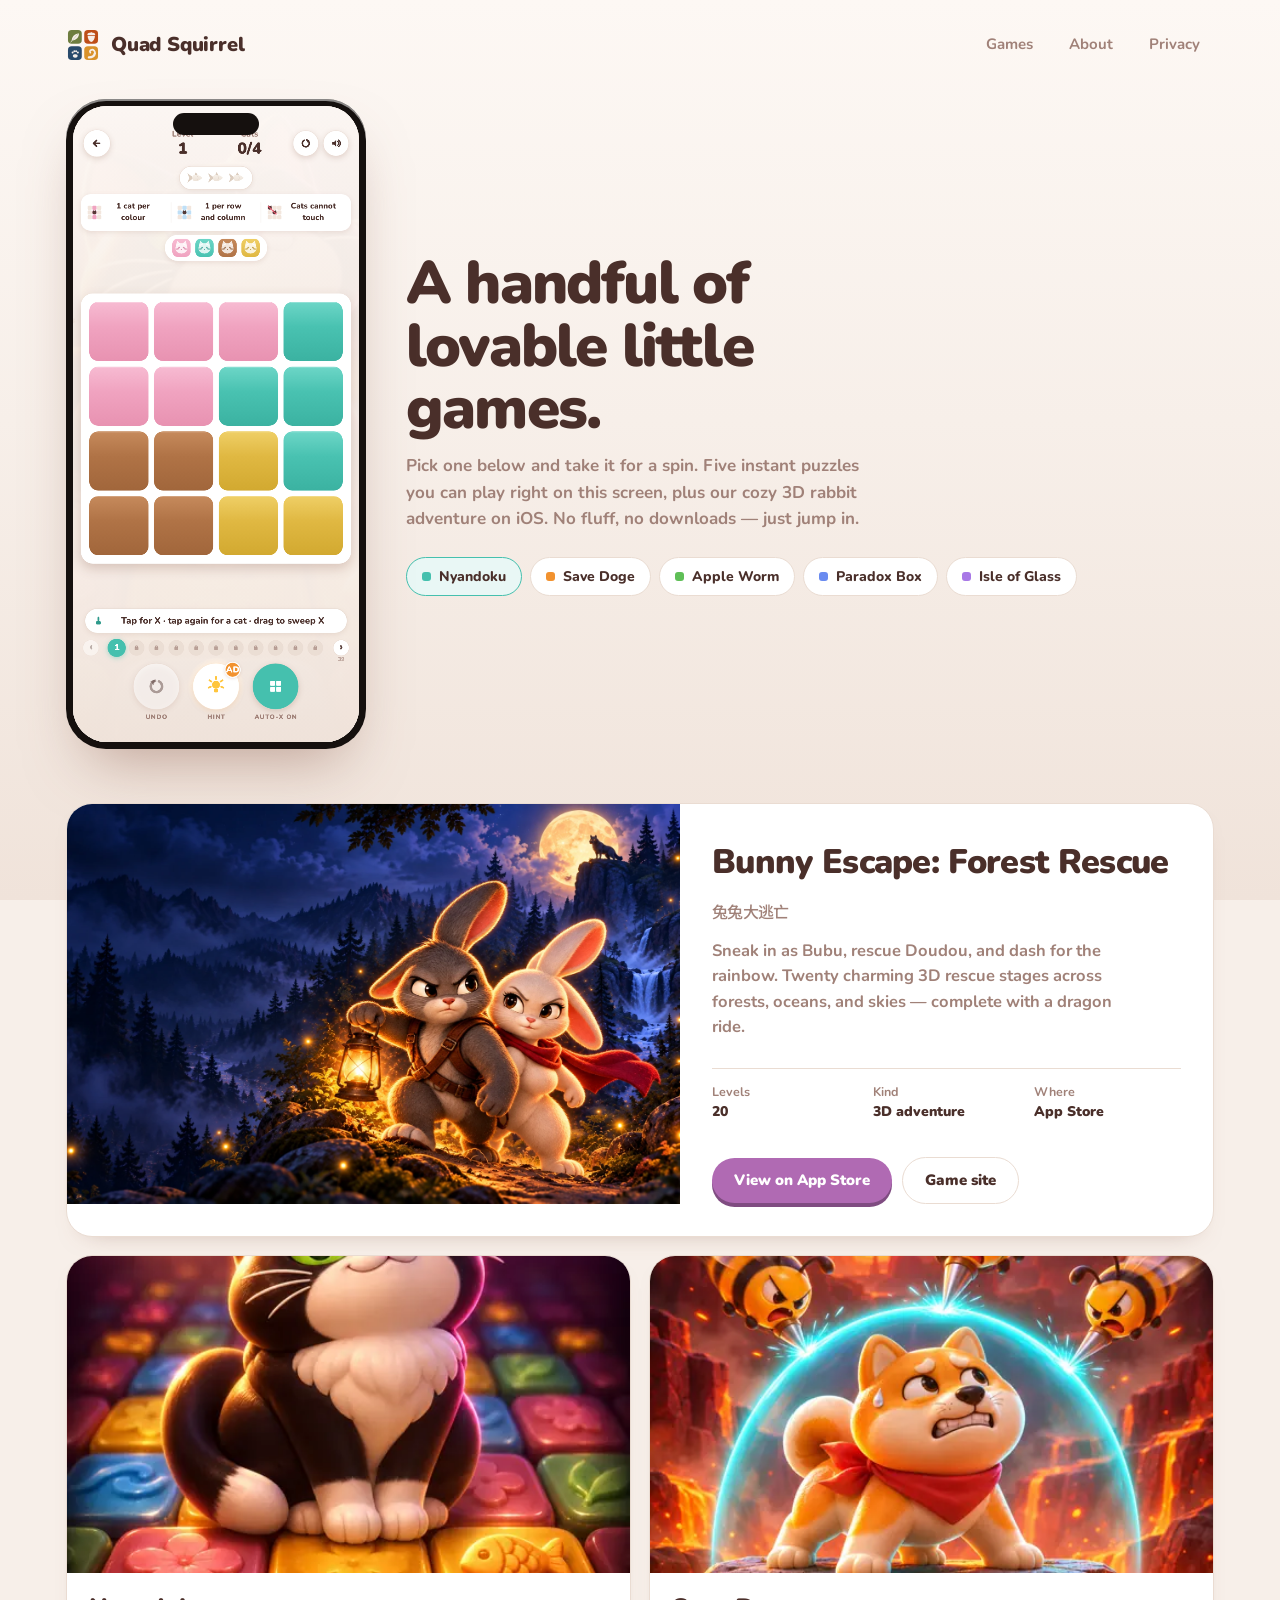
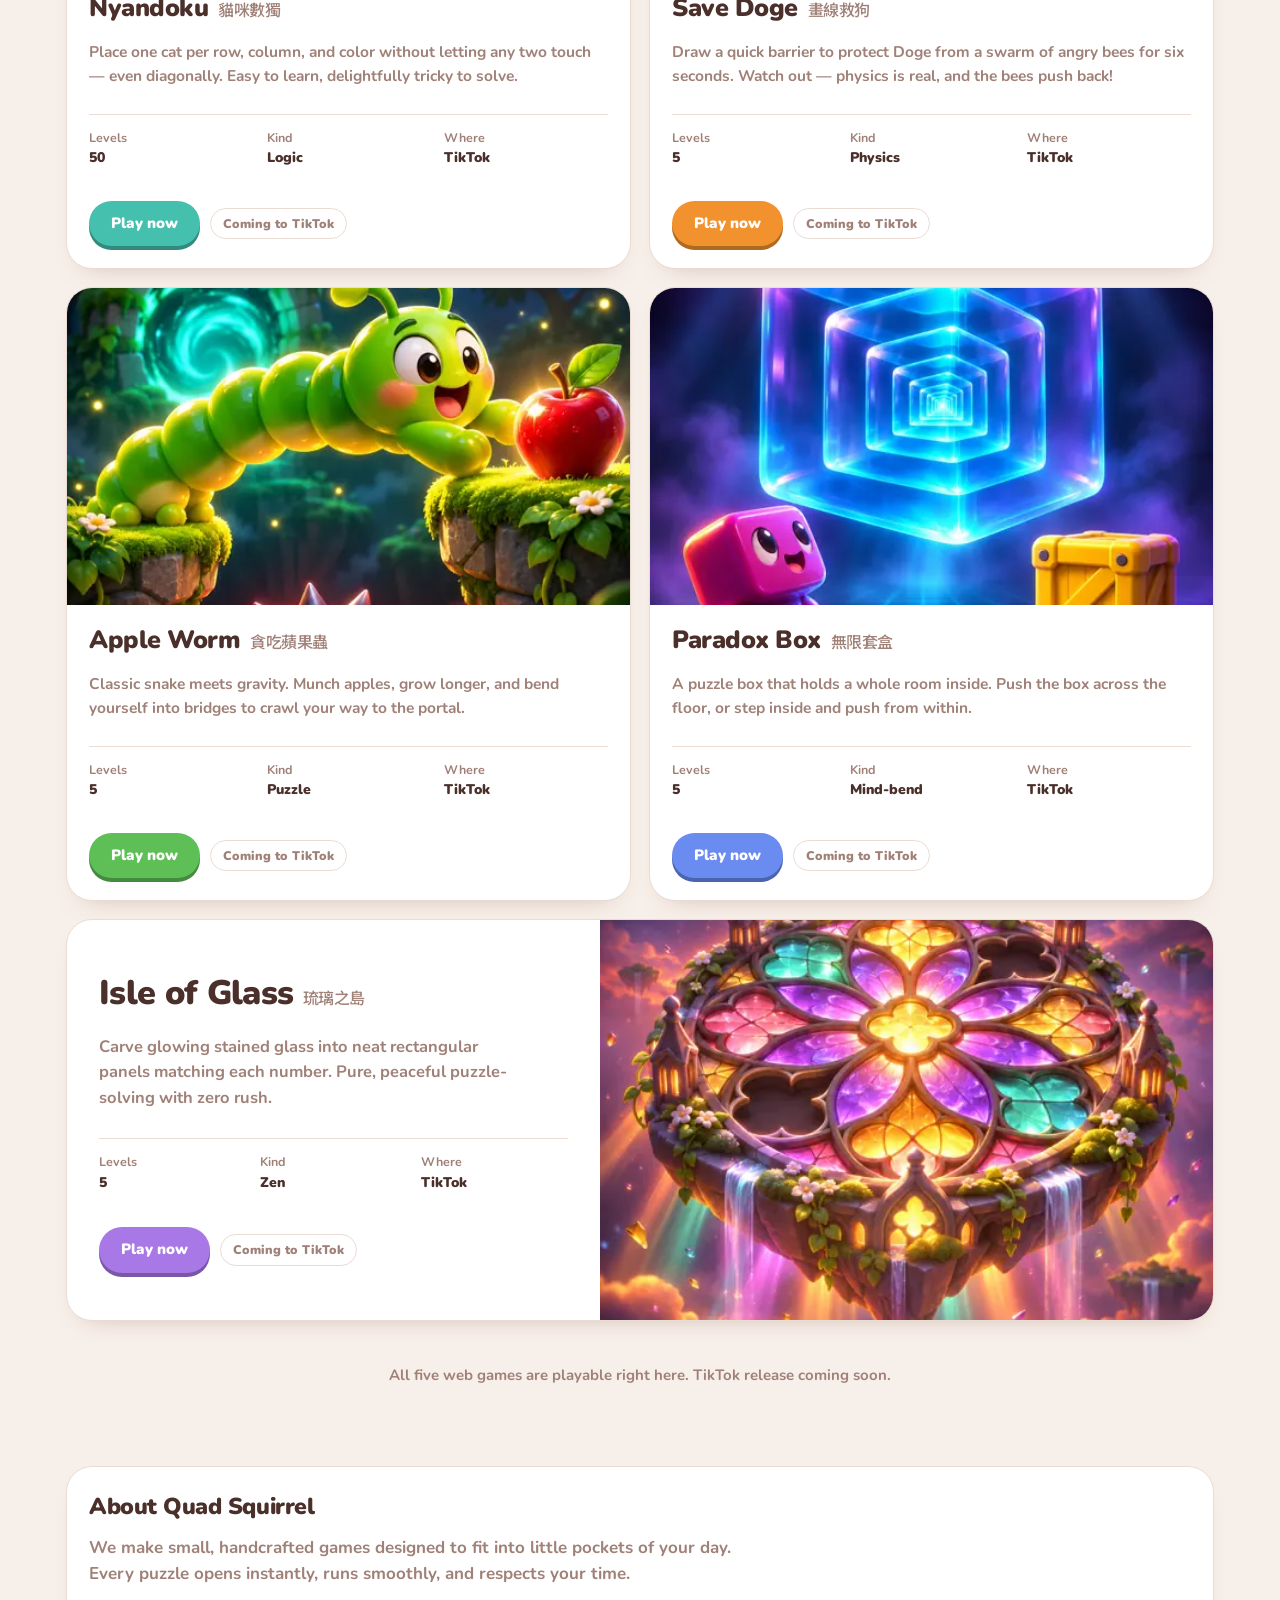
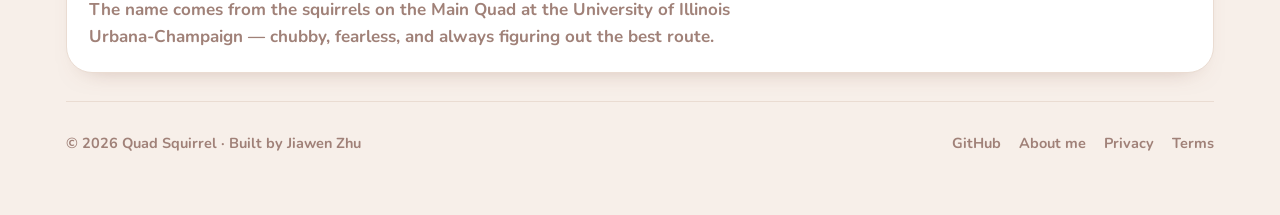
<file: index.html>
<!doctype html>
<html lang="en">
<head>
<meta charset="utf-8" />
<meta name="viewport" content="width=device-width, initial-scale=1" />
<title>Quad Squirrel — Lovable little games, ready to play</title>
<meta name="description" content="A handful of lovable, bite-sized games. Play instant puzzles right in your browser, or jump into Bunny Escape on the App Store." />
<meta name="theme-color" content="#f7efe9" />
<meta property="og:title" content="Quad Squirrel — Lovable little games, ready to play" />
<meta property="og:description" content="A handful of lovable, bite-sized games. Try instant puzzles in your browser, plus Bunny Escape on iOS." />
<meta property="og:type" content="website" />
<meta property="og:image" content="assets/logo-512.png" />
<link rel="icon" href="assets/logo.svg" type="image/svg+xml" />
<link rel="icon" href="assets/logo-32.png" sizes="32x32" type="image/png" />
<link rel="apple-touch-icon" href="assets/logo-180.png" />
<link rel="preconnect" href="https://fonts.googleapis.com" />
<link rel="preconnect" href="https://fonts.gstatic.com" crossorigin />
<link href="https://fonts.googleapis.com/css2?family=Nunito:wght@700;900&family=Noto+Sans+SC:wght@500&display=swap" rel="stylesheet" />
<link rel="stylesheet" href="styles.css" />
</head>
<body>
<a class="skip" href="#games">Skip to the games</a>

<!-- The four glyphs, defined once. The masthead uses assets/logo.svg (one file, so
     it can also be the favicon); the curtain below reuses these one tile at a time. -->
<svg width="0" height="0" style="position:absolute" aria-hidden="true"><defs>
  <g id="gLeaf" fill="currentColor">
    <path d="M21.4 2.6C21.4 12.6 15.2 19.4 5.4 20.3Z"/>
    <path d="M20.2 3.8C10.4 4.7 4.2 11.5 4.2 21.5Z"/>
    <path d="M5.2 20.5 2.2 23.4" fill="none" stroke="currentColor" stroke-width="1.9" stroke-linecap="round"/>
  </g>
  <g id="gAcorn" fill="currentColor">
    <rect x="10.7" y="0.6" width="2.6" height="3.8" rx="1.3"/>
    <path d="M2.6 7.2C2.6 3.6 6.8 1.6 12 1.6s9.4 2 9.4 5.6Z"/>
    <path d="M3.4 8.9h17.2c0 6.5-3.6 13.2-8.6 14.9C7 22.1 3.4 15.4 3.4 8.9Z"/>
  </g>
  <g id="gPaw" fill="currentColor">
    <circle cx="6.3" cy="10.4" r="2.35"/><circle cx="10.4" cy="7.2" r="2.35"/>
    <circle cx="14.6" cy="7.2" r="2.35"/><circle cx="18.7" cy="10.4" r="2.35"/>
    <path d="M12.5 22.6c-4.8 0-6.8-3.6-5.2-6.4 1.6-2.9 8.8-2.9 10.4 0 1.6 2.8-.4 6.4-5.2 6.4Z"/>
  </g>
  <g id="gTail" fill="none" stroke="currentColor" stroke-linecap="round">
    <path d="M6.4 21.8C14 21.8 19.4 17.6 20.4 12" stroke-width="5.4"/>
    <path d="M20.4 12C21.4 6.6 17.2 2.8 12.6 3.8 9.2 4.5 7.6 8 9.8 10.4" stroke-width="4"/>
  </g>
</defs></svg>

<!-- The curtain. The four tiles arrive spinning, settle into the mark, then swing
     apart and let the page through. It covers the moment the hero's game is loading,
     so the wait does the work instead of a spinner. -->
<div id="curtain" aria-hidden="true">
  <div class="curtain-mark">
    <span class="qt qt1"><svg viewBox="0 0 24 24"><use href="#gLeaf"/></svg></span>
    <span class="qt qt2"><svg viewBox="0 0 24 24"><use href="#gAcorn"/></svg></span>
    <span class="qt qt3"><svg viewBox="0 0 24 24"><use href="#gPaw"/></svg></span>
    <span class="qt qt4"><svg viewBox="0 0 24 24"><use href="#gTail"/></svg></span>
  </div>
</div>

<div class="wrap">
  <header class="top">
    <a class="mark" href="./">
      <img class="mark-ico" src="assets/logo.svg" width="34" height="34" alt="" />
      Quad Squirrel
    </a>
    <nav>
      <a href="#games">Games</a>
      <a href="#about">About</a>
      <a href="privacy/">Privacy</a>
    </nav>
  </header>

  <section class="hero">
    <div class="phone">
      <iframe id="stagePhone" src="play/?game=nyandoku&amp;chrome=0" title="Interactive game preview" loading="lazy"></iframe>
    </div>
    <div>
      <h1>A handful of lovable little games.</h1>
      <p>
        Pick one below and take it for a spin. Five instant puzzles you can play right on this screen, plus our cozy 3D rabbit adventure on iOS. No fluff, no downloads — just jump in.
      </p>
      <div class="swap" id="swap" role="group" aria-label="Choose a game to play here"></div>
    </div>
  </section>
</div>

<main id="games" class="wrap">
  <div class="wall" id="wall"></div>
</main>

<div class="wrap">
  <section class="tile" id="about" style="margin-bottom:28px">
    <h2 style="margin:0 0 10px;font-size:23px;font-weight:900;letter-spacing:-0.02em">About Quad Squirrel</h2>
    <p style="margin:0 0 10px;color:var(--ink-soft);max-width:68ch">
      We make small, handcrafted games designed to fit into little pockets of your day.
      Every puzzle opens instantly, runs smoothly, and respects your time.
    </p>
    <p style="margin:0;color:var(--ink-soft);max-width:68ch">
      The name comes from the squirrels on the Main Quad at the University of Illinois Urbana-Champaign — chubby, fearless, and always figuring out the best route.
    </p>
  </section>

  <footer>
    <span>&copy; 2026 Quad Squirrel &middot; Built by Jiawen Zhu</span>
    <nav>
      <a href="https://github.com/JiawenZhu" rel="noopener">GitHub</a>
      <a href="https://jiawenzhu.github.io/personal-website/" rel="noopener">About me</a>
      <a href="privacy/">Privacy</a>
      <a href="terms/">Terms</a>
    </nav>
  </footer>
</div>

<script>
  /* The curtain plays once a session, so coming back from a game is instant.
     Add ?intro to the URL to watch it again. Anyone who has asked their system
     for less motion never sees it at all. */
  (function () {
    var el = document.getElementById('curtain');
    if (!el) return;
    var forced = /[?&]intro\b/.test(location.search);
    var still = window.matchMedia && window.matchMedia('(prefers-reduced-motion: reduce)').matches;
    var seen = false;
    try { seen = sessionStorage.getItem('qs.curtain') === '1'; } catch (e) {}

    if (still || (seen && !forced)) { el.remove(); return; }
    try { sessionStorage.setItem('qs.curtain', '1'); } catch (e) {}

    document.documentElement.classList.add('curtain-up');
    setTimeout(function () {
      el.remove();
      document.documentElement.classList.remove('curtain-up');
    }, 2300);
  })();
</script>
<script src="site.js"></script>
</body>
</html>
</file>
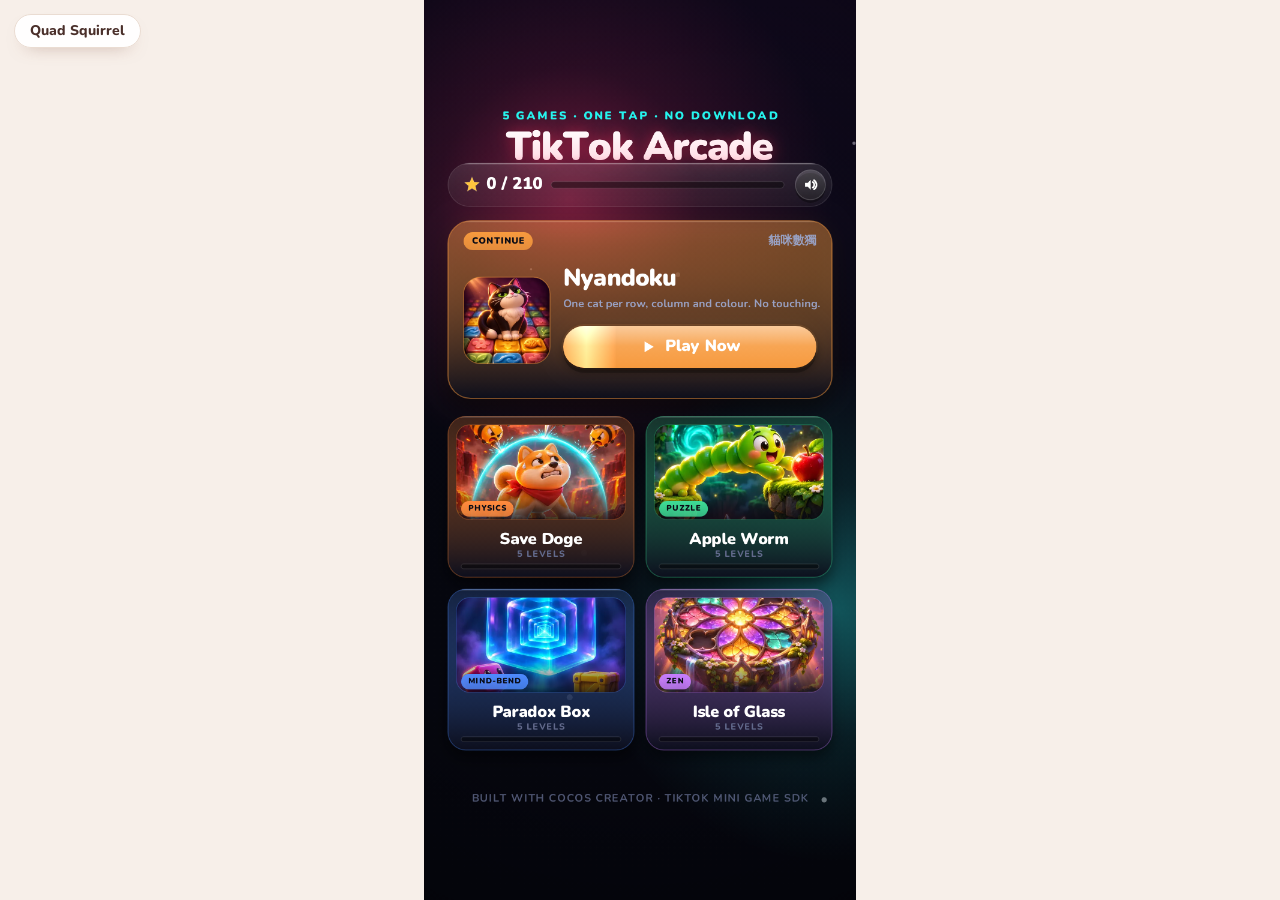
<file: play/index.html>
<!doctype html>
<html lang="en">
<head>
<meta charset="utf-8" />
<meta name="viewport" content="width=device-width, initial-scale=1, maximum-scale=1, user-scalable=no, viewport-fit=cover" />
<title>Play — Quad Squirrel</title>
<meta name="theme-color" content="#f7efe9" />
<meta name="description" content="Play the games in your browser." />
<link rel="preconnect" href="https://fonts.googleapis.com" />
<link rel="preconnect" href="https://fonts.gstatic.com" crossorigin />
<link href="https://fonts.googleapis.com/css2?family=Nunito:wght@600;800;1000&display=swap" rel="stylesheet" />
<style>
  * { box-sizing: border-box; margin: 0; padding: 0; -webkit-tap-highlight-color: transparent; }
  html, body {
    height: 100%; width: 100%; overflow: hidden;
    background: #f7efe9; color: #4a2f2a;
    font-family: Nunito, -apple-system, BlinkMacSystemFont, "Segoe UI", sans-serif;
    -webkit-user-select: none; user-select: none; overscroll-behavior: none;
  }
  :root { --sat: env(safe-area-inset-top, 0px); --sab: env(safe-area-inset-bottom, 0px); }
  /* These are portrait phone games. On a desktop window, hold them to a phone-shaped
     column in the middle rather than stretching one across a monitor. */
  #stage { position: fixed; inset: 0; margin: 0 auto; max-width: min(460px, 48vh); }
  #GameCanvas { display: block; touch-action: none; width: 100%; height: 100%; }

  /* A way back to the catalogue, for the full-page view only. The hero iframe passes
     chrome=0 and gets nothing but the game. */
  #home {
    position: fixed; left: 14px; top: calc(14px + var(--sat)); z-index: 10;
    display: none; align-items: center; gap: 8px;
    font: 800 14px/1 Nunito, sans-serif; text-decoration: none; color: #4a2f2a;
    background: rgba(255, 255, 255, 0.92); border: 1.5px solid #eadcd2;
    padding: 9px 15px; border-radius: 999px;
    box-shadow: 0 8px 18px -12px rgba(138, 90, 73, 0.6);
  }
  body.chrome #home { display: flex; }

  #boot { position: fixed; inset: 0; display: grid; place-items: center; background: #f7efe9; transition: opacity .35s ease; z-index: 9; }
  #boot.gone { opacity: 0; pointer-events: none; }
  #boot i { width: 30px; height: 30px; border-radius: 50%; border: 4px solid #eadcd2; border-top-color: #45c0ae; animation: spin .9s linear infinite; display: block; }
  @keyframes spin { to { transform: rotate(360deg); } }
  @media (prefers-reduced-motion: reduce) { #boot i { animation: none; } }
</style>
</head>
<body>
  <div id="stage"><canvas id="GameCanvas"></canvas></div>
  <a id="home" href="../">Quad Squirrel</a>
  <div id="boot"><i></i></div>

  <script src="bundle.js"></script>
  <script>
    (function () {
      var q = new URLSearchParams(location.search);
      var game = q.get('game') || 'hub';
      var bare = q.get('chrome') === '0';
      if (!bare) document.body.classList.add('chrome');

      // In the shop-window iframe on the home page, show the board rather than the
      // how-to-play card — the page has already explained the game. Someone who opens
      // the game properly still gets the rules.
      if (bare) {
        try {
          var KEY = 'ttarcade.v1';
          var save = JSON.parse(localStorage.getItem(KEY) || 'null') || {};
          save.games = save.games || {};
          save.seenIntro = save.seenIntro || {};
          ['nyandoku', 'savedoge', 'appleworm', 'parabox', 'isleofglass'].forEach(function (id) {
            save.seenIntro[id] = true;
          });
          if (save.muted === undefined) save.muted = false;
          if (save.plays === undefined) save.plays = 0;
          localStorage.setItem(KEY, JSON.stringify(save));
        } catch (e) { /* private window: the card just shows, which is fine */ }
      }

      // The bundle publishes its API once the scene is up; it is a frame or two.
      var tries = 0;
      (function ready() {
        var api = window.tiktokArcade;
        if (api) {
          api.skipBoot();
          if (game !== 'hub') api.launchGame(game);
          var b = document.getElementById('boot');
          if (b) { b.classList.add('gone'); setTimeout(function () { b.remove(); }, 400); }
          return;
        }
        if (tries++ < 300) requestAnimationFrame(ready);
      })();

      // Canvas games and pull-to-refresh do not mix.
      document.addEventListener('touchmove', function (e) { e.preventDefault(); }, { passive: false });
    })();
  </script>
</body>
</html>
</file>
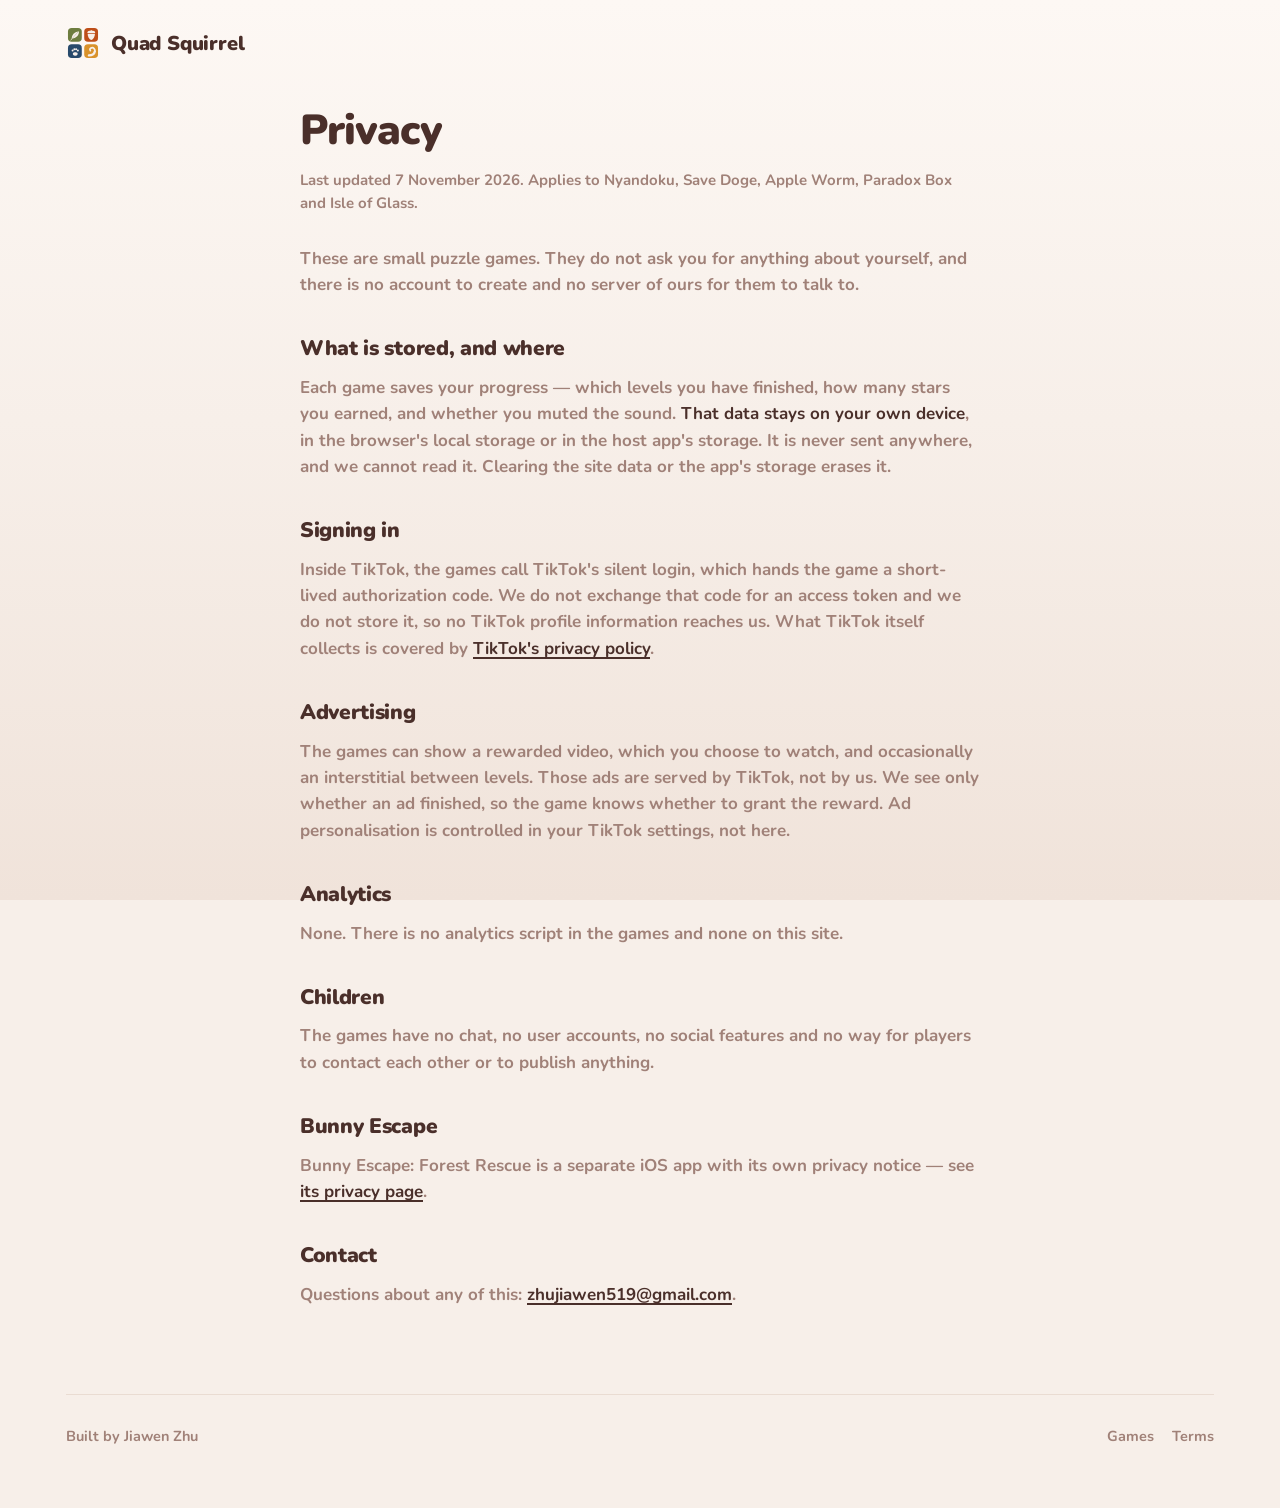
<file: privacy/index.html>
<!doctype html>
<html lang="en">
<head>
<meta charset="utf-8" />
<meta name="viewport" content="width=device-width, initial-scale=1" />
<meta name="theme-color" content="#f7efe9" />
<link rel="icon" href="../assets/logo.svg" type="image/svg+xml" />
<link rel="icon" href="../assets/logo-32.png" sizes="32x32" type="image/png" />
<link rel="apple-touch-icon" href="../assets/logo-180.png" />
<link rel="preconnect" href="https://fonts.googleapis.com" />
<link rel="preconnect" href="https://fonts.gstatic.com" crossorigin />
<link href="https://fonts.googleapis.com/css2?family=Nunito:wght@700;900&display=swap" rel="stylesheet" />
<link rel="stylesheet" href="../styles.css" />
<title>Privacy — Quad Squirrel</title>
<meta name="description" content="What the Quad Squirrel games store, and what they do not collect." />
</head>
<body>
<div class="wrap">
  <header class="top">
    <a class="mark" href="../">
      <img class="mark-ico" src="../assets/logo.svg" width="34" height="34" alt="" />
      Quad Squirrel
    </a>
  </header>

  <main class="prose">
    <h1>Privacy</h1>
    <p class="when">Last updated 7 November 2026. Applies to Nyandoku, Save Doge, Apple Worm, Paradox Box and Isle of Glass.</p>

    <p>
      These are small puzzle games. They do not ask you for anything about yourself, and
      there is no account to create and no server of ours for them to talk to.
    </p>

    <h2>What is stored, and where</h2>
    <p>
      Each game saves your progress — which levels you have finished, how many stars you
      earned, and whether you muted the sound. <strong>That data stays on your own
      device</strong>, in the browser's local storage or in the host app's storage. It is
      never sent anywhere, and we cannot read it. Clearing the site data or the app's
      storage erases it.
    </p>

    <h2>Signing in</h2>
    <p>
      Inside TikTok, the games call TikTok's silent login, which hands the game a
      short-lived authorization code. We do not exchange that code for an access token
      and we do not store it, so no TikTok profile information reaches us. What TikTok
      itself collects is covered by
      <a href="https://www.tiktok.com/legal/privacy-policy" rel="noopener">TikTok's privacy policy</a>.
    </p>

    <h2>Advertising</h2>
    <p>
      The games can show a rewarded video, which you choose to watch, and occasionally an
      interstitial between levels. Those ads are served by TikTok, not by us. We see only
      whether an ad finished, so the game knows whether to grant the reward. Ad
      personalisation is controlled in your TikTok settings, not here.
    </p>

    <h2>Analytics</h2>
    <p>
      None. There is no analytics script in the games and none on this site.
    </p>

    <h2>Children</h2>
    <p>
      The games have no chat, no user accounts, no social features and no way for players
      to contact each other or to publish anything.
    </p>

    <h2>Bunny Escape</h2>
    <p>
      Bunny Escape: Forest Rescue is a separate iOS app with its own privacy notice —
      see <a href="https://bunny-escape-2026.web.app/privacy/" rel="noopener">its privacy page</a>.
    </p>

    <h2>Contact</h2>
    <p>
      Questions about any of this: <a href="mailto:zhujiawen519@gmail.com">zhujiawen519@gmail.com</a>.
    </p>
  </main>

  <footer>
    <span>Built by Jiawen Zhu</span>
    <nav><a href="../">Games</a><a href="../terms/">Terms</a></nav>
  </footer>
</div>
</body>
</html>
</file>
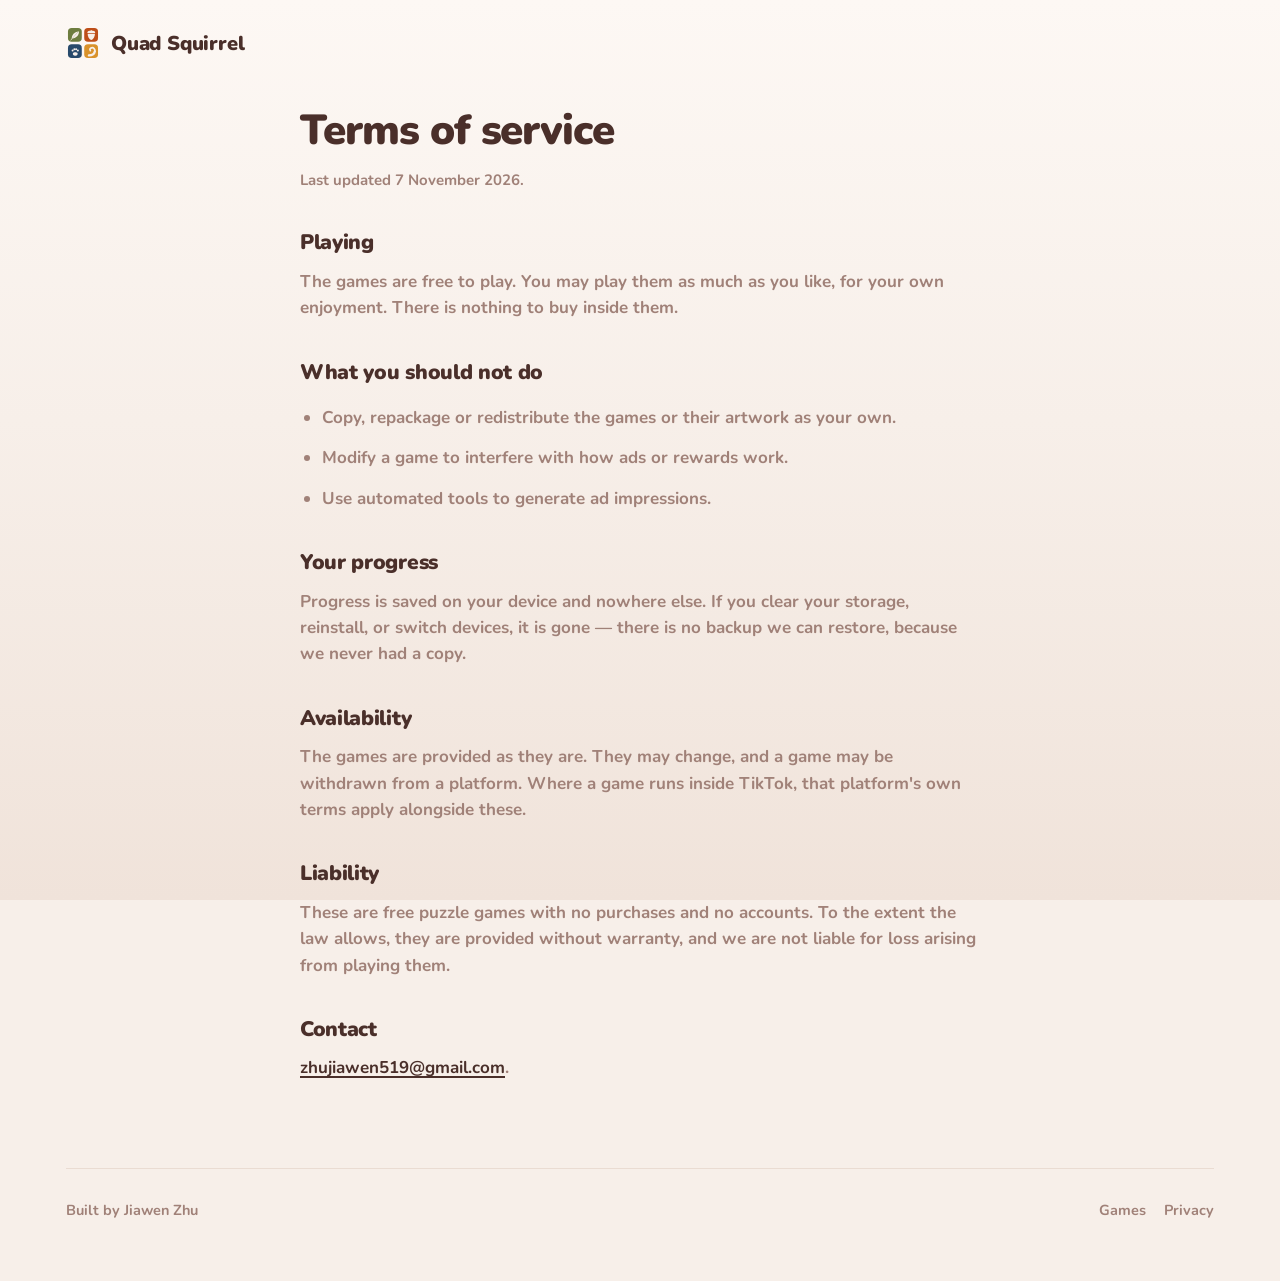
<file: terms/index.html>
<!doctype html>
<html lang="en">
<head>
<meta charset="utf-8" />
<meta name="viewport" content="width=device-width, initial-scale=1" />
<meta name="theme-color" content="#f7efe9" />
<link rel="icon" href="../assets/logo.svg" type="image/svg+xml" />
<link rel="icon" href="../assets/logo-32.png" sizes="32x32" type="image/png" />
<link rel="apple-touch-icon" href="../assets/logo-180.png" />
<link rel="preconnect" href="https://fonts.googleapis.com" />
<link rel="preconnect" href="https://fonts.gstatic.com" crossorigin />
<link href="https://fonts.googleapis.com/css2?family=Nunito:wght@700;900&display=swap" rel="stylesheet" />
<link rel="stylesheet" href="../styles.css" />
<title>Terms — Quad Squirrel</title>
<meta name="description" content="The terms for playing the Quad Squirrel games." />
</head>
<body>
<div class="wrap">
  <header class="top">
    <a class="mark" href="../">
      <img class="mark-ico" src="../assets/logo.svg" width="34" height="34" alt="" />
      Quad Squirrel
    </a>
  </header>

  <main class="prose">
    <h1>Terms of service</h1>
    <p class="when">Last updated 7 November 2026.</p>

    <h2>Playing</h2>
    <p>
      The games are free to play. You may play them as much as you like, for your own
      enjoyment. There is nothing to buy inside them.
    </p>

    <h2>What you should not do</h2>
    <ul>
      <li>Copy, repackage or redistribute the games or their artwork as your own.</li>
      <li>Modify a game to interfere with how ads or rewards work.</li>
      <li>Use automated tools to generate ad impressions.</li>
    </ul>

    <h2>Your progress</h2>
    <p>
      Progress is saved on your device and nowhere else. If you clear your storage,
      reinstall, or switch devices, it is gone — there is no backup we can restore,
      because we never had a copy.
    </p>

    <h2>Availability</h2>
    <p>
      The games are provided as they are. They may change, and a game may be withdrawn
      from a platform. Where a game runs inside TikTok, that platform's own terms apply
      alongside these.
    </p>

    <h2>Liability</h2>
    <p>
      These are free puzzle games with no purchases and no accounts. To the extent the
      law allows, they are provided without warranty, and we are not liable for loss
      arising from playing them.
    </p>

    <h2>Contact</h2>
    <p>
      <a href="mailto:zhujiawen519@gmail.com">zhujiawen519@gmail.com</a>.
    </p>
  </main>

  <footer>
    <span>Built by Jiawen Zhu</span>
    <nav><a href="../">Games</a><a href="../privacy/">Privacy</a></nav>
  </footer>
</div>
</body>
</html>
</file>
<file: styles.css>
/* =====================================================================================
   Quad Squirrel — the studio catalogue.
   =====================================================================================
   The page is built from the same parts the games are: warm paper, white tiles with a
   hairline edge, one soft shadow, and a rounded-square tile as the unit of everything.
   Every colour on this page that is not paper or ink belongs to a specific game — the
   chrome emits no light of its own, so the artwork and the live canvases are the only
   bright things on screen. Tokens are lifted straight from assets/scripts/core/
   LightShell.ts so the site and the games read as one product.
   ===================================================================================== */

:root {
  --paper: #f7efe9;
  --paper-top: #fdf8f4;
  --paper-deep: #f0e3da;
  --card: #ffffff;
  --edge: #eadcd2;
  --ink: #4a2f2a;
  --ink-soft: #a08178;
  --shadow: 138, 90, 73;

  /* One per game, taken from that game's own skin. */
  --nyandoku: #45c0ae;
  --savedoge: #f2922f;
  --appleworm: #5fbf57;
  --parabox: #6a8bf0;
  --isleofglass: #a878e6;
  --bunnyescape: #b06ab3;

  --r-tile: 26px;
  --r-pill: 999px;
  --gap: 18px;
  --page: 1180px;
}

*,
*::before,
*::after {
  box-sizing: border-box;
}

html {
  scroll-behavior: smooth;
}

@media (prefers-reduced-motion: reduce) {
  html {
    scroll-behavior: auto;
  }
  *,
  *::before,
  *::after {
    animation-duration: 0.001ms !important;
    transition-duration: 0.001ms !important;
  }
}

body {
  margin: 0;
  background: var(--paper);
  background-image: linear-gradient(180deg, var(--paper-top), var(--paper) 420px, var(--paper-deep));
  background-attachment: fixed;
  color: var(--ink);
  font-family: Nunito, -apple-system, BlinkMacSystemFont, "Segoe UI", sans-serif;
  font-weight: 700;
  font-size: 17px;
  line-height: 1.55;
  -webkit-font-smoothing: antialiased;
}

.wrap {
  max-width: var(--page);
  margin: 0 auto;
  padding: 0 16px;
}

a {
  color: inherit;
}

:focus-visible {
  outline: 3px solid var(--ink);
  outline-offset: 3px;
  border-radius: 6px;
}

.skip {
  position: absolute;
  left: -9999px;
}
.skip:focus {
  left: 16px;
  top: 16px;
  z-index: 50;
  background: var(--card);
  padding: 10px 16px;
  border-radius: var(--r-pill);
}

/* --- masthead ----------------------------------------------------------------------- */

.top {
  display: flex;
  align-items: center;
  justify-content: space-between;
  gap: 16px;
  padding: 26px 0 10px;
}

.mark {
  display: flex;
  align-items: center;
  gap: 11px;
  font-weight: 900;
  font-size: 20px;
  letter-spacing: -0.01em;
  text-decoration: none;
}

/* The mark: four quadrants of the Main Quad, and a 2x2 board with one piece to a
   region. One file (assets/logo.svg) serves the masthead and the favicon. */
.mark-ico {
  flex: none;
  display: block;
  width: 34px;
  height: 34px;
}

.top nav {
  display: flex;
  gap: 8px;
  font-size: 15px;
}
.top nav a {
  text-decoration: none;
  padding: 7px 14px;
  border-radius: var(--r-pill);
  color: var(--ink-soft);
}
.top nav a:hover {
  background: var(--card);
  color: var(--ink);
}

/* --- hero ---------------------------------------------------------------------------- */

.hero {
  display: grid;
  grid-template-columns: minmax(0, 300px) minmax(0, 1fr);
  gap: 40px;
  align-items: center;
  padding: 26px 0 54px;
}

.hero h1 {
  margin: 0 0 14px;
  font-size: clamp(36px, 5.4vw, 60px);
  font-weight: 900;
  line-height: 1.04;
  letter-spacing: -0.03em;
  max-width: 15ch;
}

.hero p {
  margin: 0 0 24px;
  font-weight: 700;
  color: var(--ink-soft);
  max-width: 46ch;
}

/* The phone is a real one: a live game runs inside it. */
.phone {
  position: relative;
  aspect-ratio: 9 / 19.5;
  border-radius: 40px;
  background: #15100e;
  padding: 7px;
  box-shadow: 0 30px 60px -22px rgba(var(--shadow), 0.5), 0 2px 0 rgba(255, 255, 255, 0.5) inset;
}
.phone iframe {
  width: 100%;
  height: 100%;
  border: 0;
  border-radius: 34px;
  display: block;
  background: var(--paper);
}
.phone::after {
  content: "";
  position: absolute;
  top: 14px;
  left: 50%;
  transform: translateX(-50%);
  width: 86px;
  height: 22px;
  border-radius: var(--r-pill);
  background: #15100e;
}

.swap {
  display: flex;
  flex-wrap: wrap;
  gap: 8px;
  margin-top: 4px;
}
.swap button {
  font: inherit;
  font-size: 14px;
  font-weight: 800;
  cursor: pointer;
  border: 1.5px solid var(--edge);
  background: var(--card);
  color: var(--ink);
  padding: 8px 15px;
  border-radius: var(--r-pill);
  display: flex;
  align-items: center;
  gap: 8px;
  transition: border-color 0.16s, transform 0.16s;
}
.swap button:hover {
  transform: translateY(-1px);
}
.swap button[aria-pressed="true"] {
  border-color: var(--dot);
  background: color-mix(in srgb, var(--dot) 12%, var(--card));
}
.swap button b {
  width: 9px;
  height: 9px;
  border-radius: 3px;
  background: var(--dot);
  flex: none;
}

/* --- the wall ------------------------------------------------------------------------- */

.wall {
  display: grid;
  grid-template-columns: repeat(6, minmax(0, 1fr));
  gap: var(--gap);
  padding-bottom: 64px;
}

.tile {
  background: var(--card);
  border: 1.5px solid var(--edge);
  border-radius: var(--r-tile);
  padding: 22px;
  box-shadow: 0 12px 26px -20px rgba(var(--shadow), 0.55);
}

/* A game takes half the wall, and floods its half with its own colour. */
.game {
  grid-column: span 3;
  display: flex;
  flex-direction: column;
  gap: 16px;
  padding: 0;
  overflow: hidden;
}

.game .art {
  position: relative;
  aspect-ratio: 16 / 9;
  background: color-mix(in srgb, var(--dot) 16%, var(--card));
  overflow: hidden;
}
.game .art img {
  width: 100%;
  height: 100%;
  object-fit: cover;
  display: block;
}

.game .body {
  padding: 0 22px 22px;
  display: flex;
  flex-direction: column;
  gap: 12px;
  flex: 1;
}

.game h3 {
  margin: 0;
  font-size: 25px;
  font-weight: 900;
  letter-spacing: -0.02em;
  display: flex;
  align-items: baseline;
  gap: 10px;
  flex-wrap: wrap;
}
.game h3 span {
  font-family: "Noto Sans SC", Nunito, sans-serif;
  font-weight: 500;
  font-size: 16px;
  color: var(--ink-soft);
}

.game p {
  margin: 0;
  color: var(--ink-soft);
  font-weight: 700;
  font-size: 15.5px;
  flex: 1;
}

/* Specs read as a small table because they are facts, not decoration. */
.specs {
  display: grid;
  grid-template-columns: repeat(3, minmax(0, 1fr));
  gap: 2px 14px;
  border-top: 1.5px solid var(--edge);
  padding-top: 13px;
  font-size: 14px;
}
.specs dt {
  color: var(--ink-soft);
  font-weight: 700;
  font-size: 12.5px;
}
.specs dd {
  margin: 0 0 6px;
  font-weight: 900;
  font-variant-numeric: tabular-nums;
}

.row {
  display: flex;
  gap: 10px;
  align-items: center;
  flex-wrap: wrap;
}

.btn {
  font: inherit;
  font-size: 15px;
  font-weight: 900;
  text-decoration: none;
  cursor: pointer;
  border: 0;
  border-radius: var(--r-pill);
  padding: 11px 22px;
  background: var(--dot, var(--ink));
  color: #fff;
  box-shadow: 0 4px 0 color-mix(in srgb, var(--dot, var(--ink)) 72%, #000);
  transition: transform 0.12s, box-shadow 0.12s;
}
.btn:hover {
  transform: translateY(1px);
  box-shadow: 0 3px 0 color-mix(in srgb, var(--dot, var(--ink)) 72%, #000);
}
.btn:active {
  transform: translateY(4px);
  box-shadow: none;
}
.btn.ghost {
  background: transparent;
  color: var(--ink);
  border: 1.5px solid var(--edge);
  box-shadow: none;
}
.btn.ghost:hover {
  border-color: var(--ink-soft);
  transform: none;
}

.flag {
  font-size: 12.5px;
  font-weight: 900;
  color: var(--ink-soft);
  border: 1.5px solid var(--edge);
  border-radius: var(--r-pill);
  padding: 5px 12px;
}

/* The wide tile: Bunny Escape is the one you download, so it gets the whole row. */
.feature {
  grid-column: span 6;
  display: grid;
  grid-template-columns: minmax(0, 1.15fr) minmax(0, 1fr);
  gap: 0;
  padding: 0;
  overflow: hidden;
}
.feature .art {
  aspect-ratio: auto;
  min-height: 330px;
  /* Square key art in a very tall box leaves the text stranded in white space. */
  max-height: 400px;
}
.feature .body {
  padding: 32px;
  justify-content: center;
  gap: 14px;
}
.feature h3 {
  font-size: 34px;
}
.feature p {
  flex: none;
  font-size: 16.5px;
  max-width: 42ch;
}

.feature.flip {
  grid-template-columns: minmax(0, 1fr) minmax(0, 1.15fr);
}
.feature.flip .art {
  order: 2;
}
.feature.flip .body {
  order: 1;
}

.note {
  grid-column: span 6;
  text-align: center;
  color: var(--ink-soft);
  font-size: 15px;
  font-weight: 700;
  padding: 10px 0 0;
}

/* --- footer ---------------------------------------------------------------------------- */

footer {
  border-top: 1.5px solid var(--edge);
  padding: 30px 0 60px;
  color: var(--ink-soft);
  font-size: 14.5px;
  display: flex;
  gap: 16px;
  justify-content: space-between;
  flex-wrap: wrap;
}
footer a {
  text-decoration: none;
}
footer a:hover {
  color: var(--ink);
}
footer nav {
  display: flex;
  gap: 18px;
}

/* --- narrow ------------------------------------------------------------------------------ */

@media (max-width: 900px) {
  .hero {
    grid-template-columns: minmax(0, 1fr);
    gap: 28px;
    padding-bottom: 36px;
  }
  /* On a narrow screen the sentence comes before the shop window, or the headline
     starts below the fold and the page opens on a phone inside a phone. */
  .hero > div:not(.phone) {
    order: 1;
  }
  .phone {
    order: 2;
    max-width: 260px;
    margin: 0 auto;
  }
  .game,
  .feature,
  .note {
    grid-column: span 6;
  }
  .feature {
    grid-template-columns: minmax(0, 1fr);
  }
  .feature .art {
    min-height: 220px;
    aspect-ratio: 16 / 9;
  }
  .feature .body {
    padding: 24px;
  }
}

@media (max-width: 560px) {
  body {
    font-size: 16px;
  }
  .top nav {
    display: none;
  }
  .specs {
    grid-template-columns: repeat(2, minmax(0, 1fr));
  }
}

/* --- legal pages ------------------------------------------------------------------------ */

.prose {
  max-width: 68ch;
  margin: 0 auto;
  padding: 10px 0 72px;
}
.prose h1 {
  font-size: clamp(30px, 4vw, 42px);
  font-weight: 900;
  letter-spacing: -0.025em;
  margin: 18px 0 6px;
}
.prose .when {
  color: var(--ink-soft);
  font-size: 15px;
  margin: 0 0 30px;
}
.prose h2 {
  font-size: 21px;
  font-weight: 900;
  letter-spacing: -0.015em;
  margin: 34px 0 10px;
}
.prose p,
.prose li {
  color: var(--ink-soft);
  font-weight: 700;
  margin: 0 0 14px;
}
.prose ul {
  padding-left: 22px;
}
.prose strong {
  color: var(--ink);
}
.prose a {
  color: var(--ink);
  text-decoration-thickness: 2px;
  text-underline-offset: 3px;
}

/* --- the curtain ------------------------------------------------------------------------- */
/* Four tiles arrive spinning, land as the mark, then swing apart and let the page
   through. It runs while the hero's game is still loading, so the wait is the
   animation rather than a spinner. Plays once a session; ?intro replays it;
   anyone who asked their system for less motion never gets it (see index.html). */

html.curtain-up,
html.curtain-up body {
  overflow: hidden;
}

#curtain {
  position: fixed;
  inset: 0;
  z-index: 60;
  display: grid;
  place-items: center;
  background: var(--paper);
  background-image: linear-gradient(180deg, var(--paper-top), var(--paper) 60%, var(--paper-deep));
  animation: qs-veil 0.55s ease 1.5s forwards;

  --qt: 78px;  /* tile */
  --qs: 94px;  /* tile + gap: how far a tile sits from its neighbour */
}

.curtain-mark {
  position: relative;
  width: calc(var(--qs) + var(--qt));
  height: calc(var(--qs) + var(--qt));
  animation: qs-spin 1.05s cubic-bezier(0.16, 0.84, 0.34, 1) forwards;
}

.qt {
  position: absolute;
  left: 0;
  top: 0;
  width: var(--qt);
  height: var(--qt);
  border-radius: 23%;
  display: grid;
  place-items: center;
  color: #f7efe9;
  animation:
    qs-deal 0.9s cubic-bezier(0.18, 0.86, 0.3, 1) 0.05s backwards,
    qs-open 0.62s cubic-bezier(0.55, 0, 0.85, 0.35) 1.3s forwards;
}
.qt svg {
  width: 54%;
  height: 54%;
}

/* Same four cells, same four colours, same order as assets/logo.svg. */
.qt1 { background: #6e7d3f; --x: 0px;        --y: 0px;        --ox: -46vmax; --oy: -46vmax; --or: -22deg; }
.qt2 { background: #be4e18; --x: var(--qs);  --y: 0px;        --ox:  46vmax; --oy: -46vmax; --or:  22deg; }
.qt3 { background: #284a6b; --x: 0px;        --y: var(--qs);  --ox: -46vmax; --oy:  46vmax; --or:  22deg; }
.qt4 { background: #d9922b; --x: var(--qs);  --y: var(--qs);  --ox:  46vmax; --oy:  46vmax; --or: -22deg; }

@keyframes qs-spin {
  from { transform: rotate(-210deg) scale(0.72); }
  to   { transform: rotate(0deg) scale(1); }
}

@keyframes qs-deal {
  0%   { transform: translate(calc(var(--qs) / 2), calc(var(--qs) / 2)) scale(0.14); opacity: 0; }
  30%  { opacity: 1; }
  100% { transform: translate(var(--x), var(--y)) scale(1); opacity: 1; }
}

@keyframes qs-open {
  to { transform: translate(var(--ox), var(--oy)) scale(0.5) rotate(var(--or)); opacity: 0; }
}

@keyframes qs-veil {
  to { opacity: 0; visibility: hidden; }
}

@media (max-width: 520px) {
  #curtain { --qt: 58px; --qs: 70px; }
}
</file>
